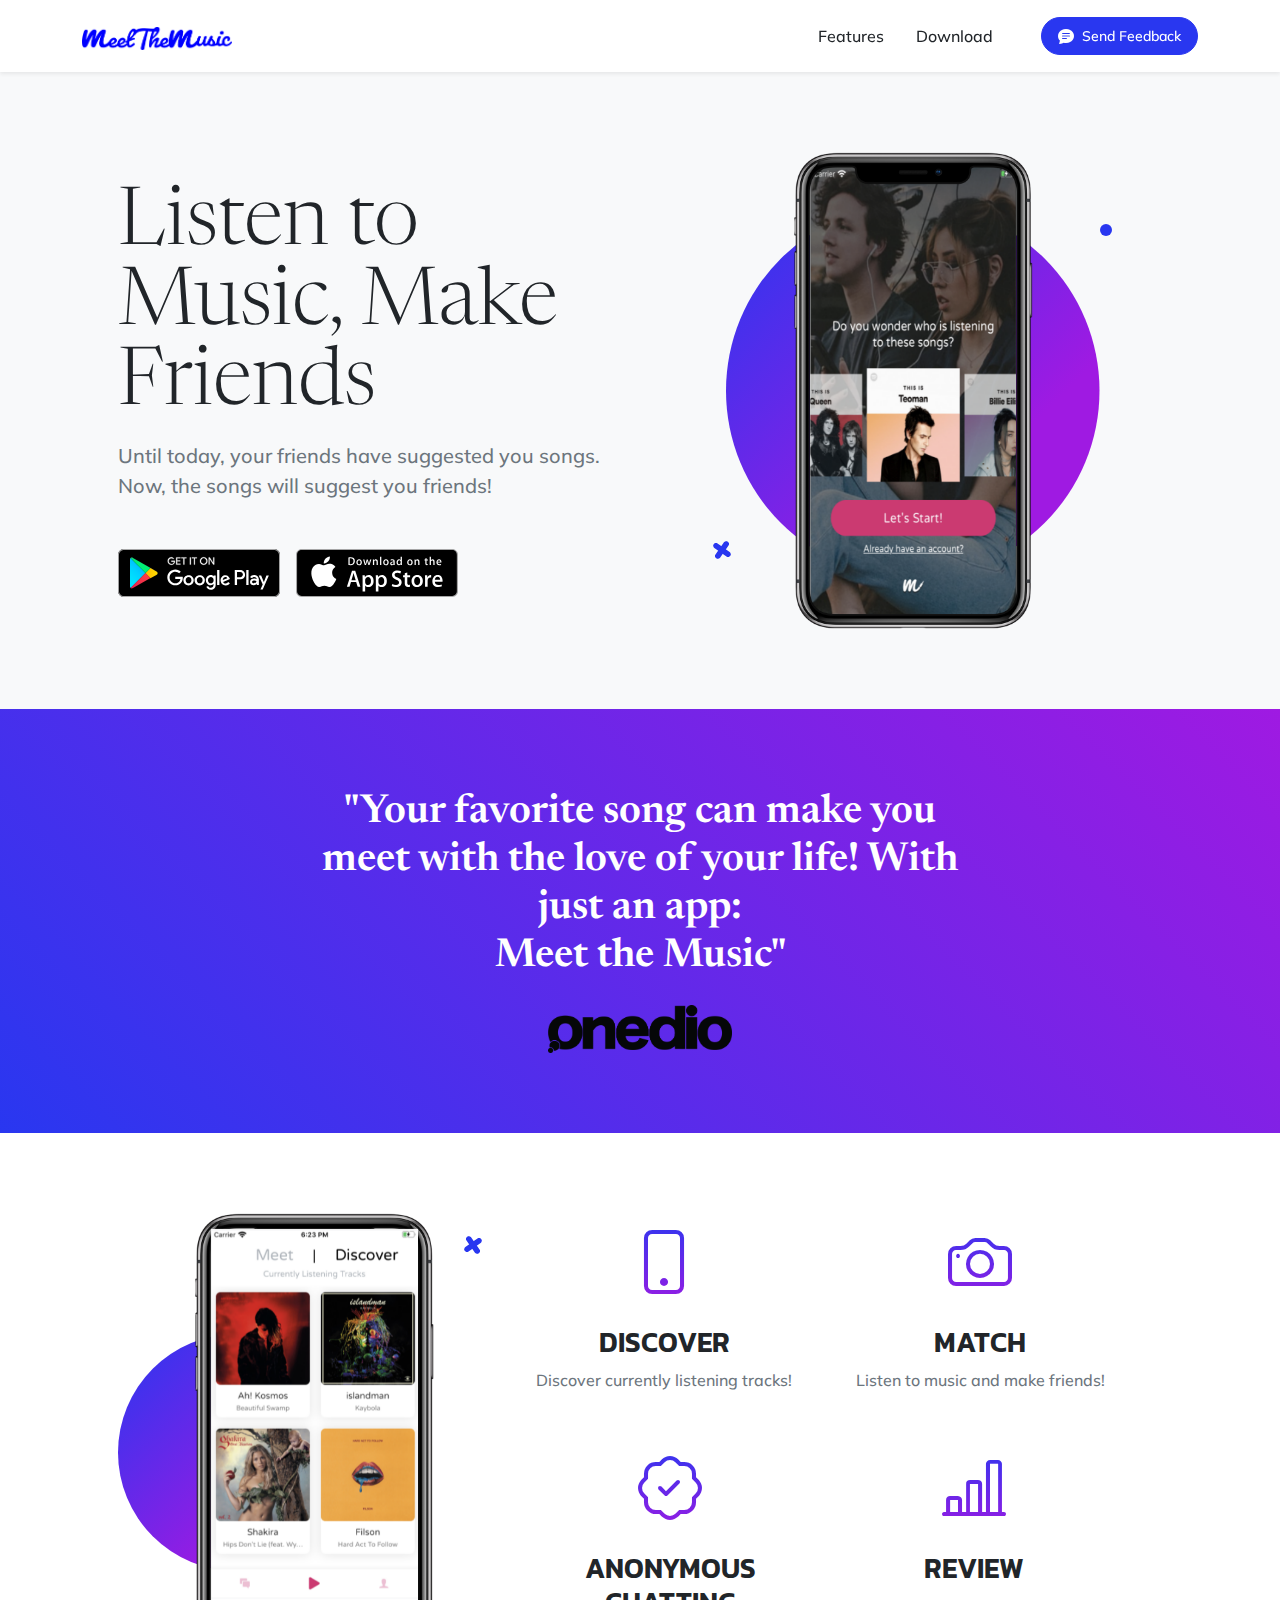
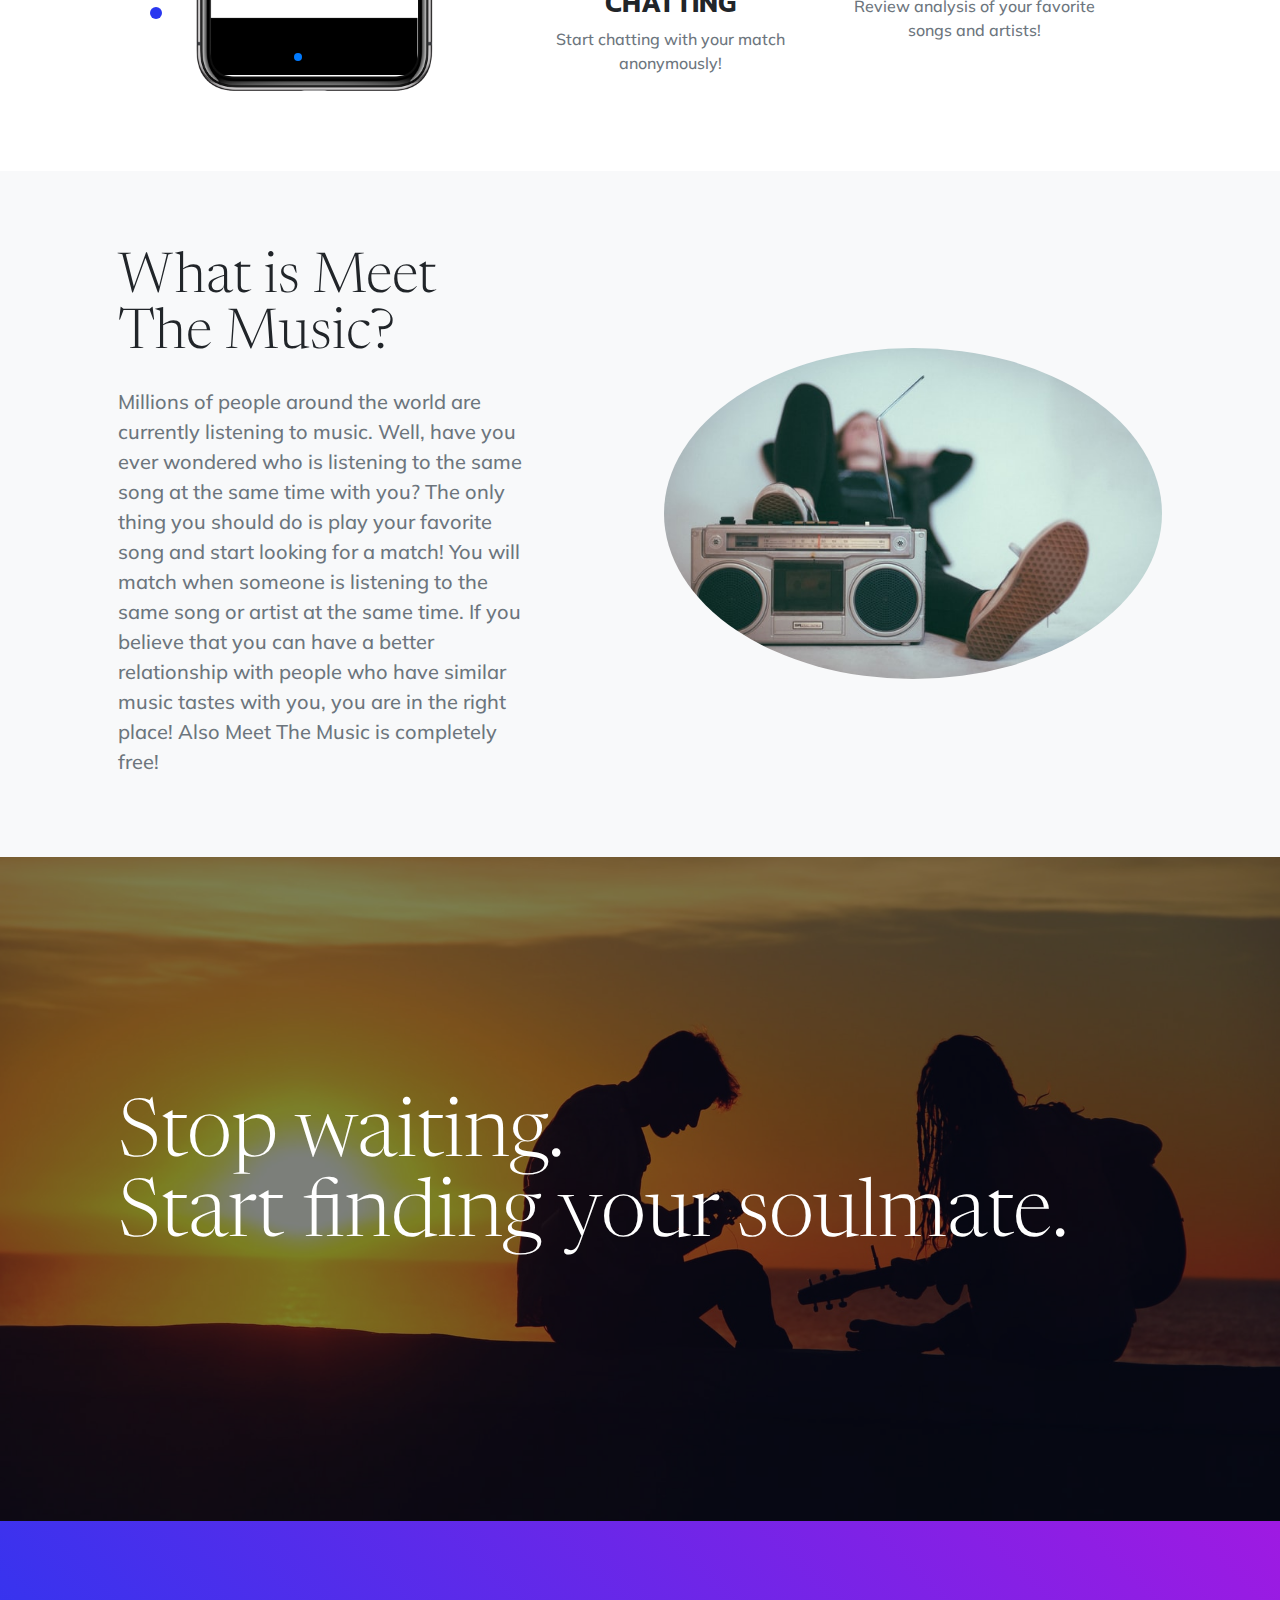
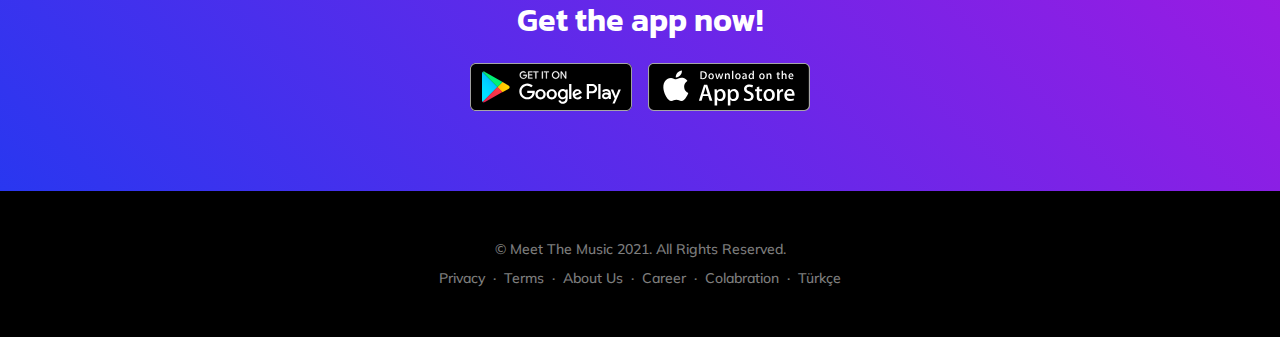
<file: index.html>
<!DOCTYPE html>
<html lang="en">
  <head>
    <meta charset="utf-8" />
    <meta name="viewport" content="width=device-width, initial-scale=1, shrink-to-fit=no" />
    <meta name="description" content="" />
    <meta name="author" content="" />
    <title>Meet The Music</title>
    <link rel="icon" type="image/x-icon" href="assets/favicon.ico" />
    <!-- Bootstrap icons-->
    <link href="https://cdn.jsdelivr.net/npm/bootstrap-icons@1.5.0/font/bootstrap-icons.css" rel="stylesheet" />
    <!-- Google fonts-->
    <link rel="preconnect" href="https://fonts.gstatic.com" />
    <link href="https://fonts.googleapis.com/css2?family=Newsreader:ital,wght@0,600;1,600&amp;display=swap" rel="stylesheet" />
    <link href="https://fonts.googleapis.com/css2?family=Mulish:ital,wght@0,300;0,500;0,600;0,700;1,300;1,500;1,600;1,700&amp;display=swap" rel="stylesheet" />
    <link href="https://fonts.googleapis.com/css2?family=Kanit:ital,wght@0,400;1,400&amp;display=swap" rel="stylesheet" />
    <!-- Core theme CSS (includes Bootstrap)-->
    <link href="css/styles.css" rel="stylesheet" />
    <link href="css/manual.css" rel="stylesheet" />
    <!-- Swiper.js  -->
    <link rel="stylesheet" href="https://unpkg.com/swiper/swiper-bundle.min.css" />
  </head>
  <body id="page-top">
    <!-- Navigation-->
    <nav class="navbar navbar-expand-lg navbar-light fixed-top shadow-sm" id="mainNav">
      <div class="container">
        <a class="navbar-brand fw-bold" href="#page-top">
          <img src="./assets/img/mtm.png" alt="MTM Logo" id="mtm-logo" class="img-fluid" />
        </a>
        <button
          class="navbar-toggler"
          type="button"
          data-bs-toggle="collapse"
          data-bs-target="#navbarResponsive"
          aria-controls="navbarResponsive"
          aria-expanded="false"
          aria-label="Toggle navigation"
        >
          Menu
          <i class="bi-list"></i>
        </button>
        <div class="collapse navbar-collapse" id="navbarResponsive">
          <ul class="navbar-nav ms-auto me-4 my-3 my-lg-0">
            <li class="nav-item"><a class="nav-link me-lg-3" href="#features">Features</a></li>
            <li class="nav-item"><a class="nav-link me-lg-3" href="#download">Download</a></li>
          </ul>
          <button class="btn btn-primary rounded-pill px-3 mb-2 mb-lg-0" data-bs-toggle="modal" data-bs-target="#feedbackModal">
            <span class="d-flex align-items-center">
              <i class="bi-chat-text-fill me-2"></i>
              <span class="small">Send Feedback</span>
            </span>
          </button>
        </div>
      </div>
    </nav>
    <!-- Mashead header-->
    <header class="masthead">
      <div class="container px-5">
        <div class="row gx-5 align-items-center">
          <div class="col-lg-6">
            <!-- Mashead text and app badges-->
            <div class="mb-5 mb-lg-0 text-center text-lg-start">
              <h1 class="display-1 lh-1 mb-3">Listen to Music, Make Friends</h1>
              <p class="lead fw-normal text-muted mb-5">Until today, your friends have suggested you songs. Now, the songs will suggest you friends!</p>
              <div class="d-flex flex-column flex-lg-row align-items-center">
                <a class="me-lg-3 mb-4 mb-lg-0" href="https://play.google.com/store/apps/details?id=com.meetthemusicapp"
                  ><img class="app-badge" src="assets/img/google-play-badge.svg" alt="..."
                /></a>
                <a href="https://apps.apple.com/us/app/mtm-m%C3%BCzik-ve-arkada%C5%9Fl%C4%B1k/id1488672111?ls=1"
                  ><img class="app-badge" src="assets/img/app-store-badge.svg" alt="..."
                /></a>
              </div>
            </div>
          </div>
          <div class="col-lg-6">
            <!-- Masthead device mockup feature-->
            <div class="masthead-device-mockup">
              <svg class="circle" viewBox="0 0 100 100" xmlns="http://www.w3.org/2000/svg">
                <defs>
                  <linearGradient id="circleGradient" gradientTransform="rotate(45)">
                    <stop class="gradient-start-color" offset="0%"></stop>
                    <stop class="gradient-end-color" offset="100%"></stop>
                  </linearGradient>
                </defs>
                <circle cx="50" cy="50" r="50"></circle></svg
              ><svg class="shape-1 d-none d-sm-block" viewBox="0 0 240.83 240.83" xmlns="http://www.w3.org/2000/svg">
                <rect x="-32.54" y="78.39" width="305.92" height="84.05" rx="42.03" transform="translate(120.42 -49.88) rotate(45)"></rect>
                <rect x="-32.54" y="78.39" width="305.92" height="84.05" rx="42.03" transform="translate(-49.88 120.42) rotate(-45)"></rect></svg
              ><svg class="shape-2 d-none d-sm-block" viewBox="0 0 100 100" xmlns="http://www.w3.org/2000/svg"><circle cx="50" cy="50" r="50"></circle></svg>
              <div class="device-wrapper">
                <div class="device" data-device="iPhoneX" data-orientation="portrait" data-color="black">
                  <div class="screen bg-black">
                    <!-- PUT CONTENTS HERE:-->
                    <!-- * * This can be a video, image, or just about anything else.-->

                    <img src="./assets/img/a11.png" style="max-width: 100%; height: 100%" />
                  </div>
                </div>
              </div>
            </div>
          </div>
        </div>
      </div>
    </header>
    <!-- Quote/testimonial aside-->
    <aside class="text-center bg-gradient-primary-to-secondary">
      <div class="container px-5">
        <div class="row gx-5 justify-content-center">
          <div class="col-xl-8">
            <div class="h2 fs-1 text-white mb-4">
              "Your favorite song can make you meet with the love of your life! With just an app: <br />
              Meet the Music"
            </div>
            <img src="assets/img/onedio2.png" alt="..." style="height: 3rem" />
          </div>
        </div>
      </div>
    </aside>
    <!-- App features section-->
    <section id="features">
      <div class="container px-5">
        <div class="row gx-5 align-items-center">
          <div class="col-lg-8 order-lg-1 mb-5 mb-lg-0">
            <div class="container-fluid px-5">
              <div class="row gx-5">
                <div class="col-md-6 mb-5">
                  <!-- Feature item-->
                  <div class="text-center">
                    <i class="bi-phone icon-feature text-gradient d-block mb-3"></i>
                    <h3 class="font-alt">DISCOVER</h3>
                    <p class="text-muted mb-0">Discover currently listening tracks!</p>
                  </div>
                </div>
                <div class="col-md-6 mb-5">
                  <!-- Feature item-->
                  <div class="text-center">
                    <i class="bi-camera icon-feature text-gradient d-block mb-3"></i>
                    <h3 class="font-alt">MATCH</h3>
                    <p class="text-muted mb-0">Listen to music and make friends!</p>
                  </div>
                </div>
              </div>
              <div class="row">
                <div class="col-md-6 mb-5 mb-md-0">
                  <!-- Feature item-->
                  <div class="text-center">
                    <i class="bi-patch-check icon-feature text-gradient d-block mb-3"></i>
                    <h3 class="font-alt">ANONYMOUS CHATTING</h3>
                    <p class="text-muted mb-0">Start chatting with your match anonymously!</p>
                  </div>
                </div>
                <div class="col-md-6 mb-5">
                  <!-- Feature item-->
                  <div class="text-center">
                    <i class="bi-bar-chart-line icon-feature text-gradient d-block mb-3"></i>
                    <h3 class="font-alt">REVIEW</h3>
                    <p class="text-muted mb-0">Review analysis of your favorite songs and artists!</p>
                  </div>
                </div>
              </div>
            </div>
          </div>
          <div class="col-lg-4 order-lg-0">
            <!-- Features section device mockup-->
            <div class="features-device-mockup">
              <svg class="circle" viewBox="0 0 100 100" xmlns="http://www.w3.org/2000/svg">
                <defs>
                  <linearGradient id="circleGradient" gradientTransform="rotate(45)">
                    <stop class="gradient-start-color" offset="0%"></stop>
                    <stop class="gradient-end-color" offset="100%"></stop>
                  </linearGradient>
                </defs>
                <circle cx="50" cy="50" r="50"></circle></svg
              ><svg class="shape-1 d-none d-sm-block" viewBox="0 0 240.83 240.83" xmlns="http://www.w3.org/2000/svg">
                <rect x="-32.54" y="78.39" width="305.92" height="84.05" rx="42.03" transform="translate(120.42 -49.88) rotate(45)"></rect>
                <rect x="-32.54" y="78.39" width="305.92" height="84.05" rx="42.03" transform="translate(-49.88 120.42) rotate(-45)"></rect></svg
              ><svg class="shape-2 d-none d-sm-block" viewBox="0 0 100 100" xmlns="http://www.w3.org/2000/svg"><circle cx="50" cy="50" r="50"></circle></svg>
              <div class="device-wrapper">
                <div class="device" data-device="iPhoneX" data-orientation="portrait" data-color="black">
                  <div class="screen bg-black">
                    <!-- PUT CONTENTS HERE:-->
                    <!-- * * This can be a video, image, or just about anything else.-->

                    <!-- Slider main container -->
                    <div class="swiper-container mySwiper">
                      <div class="swiper-wrapper">
                        <div class="swiper-slide">
                          <img src="./assets/img/a22.png" />
                        </div>
                        <div class="swiper-slide">
                          <img src="./assets/img/a33.png" />
                        </div>
                        <div class="swiper-slide">
                          <img src="./assets/img/a44.png" />
                        </div>
                      </div>

                      <div class="swiper-pagination"></div>
                    </div>
                  </div>
                </div>
              </div>
            </div>
          </div>
        </div>
      </div>
    </section>
    <!-- Basic features section-->
    <section class="bg-light">
      <div class="container px-5">
        <div class="row gx-5 align-items-center justify-content-center justify-content-lg-between">
          <div class="col-12 col-lg-5">
            <h2 class="display-4 lh-1 mb-4">What is Meet The Music?</h2>
            <p class="lead fw-normal text-muted mb-5 mb-lg-0">
              Millions of people around the world are currently listening to music. Well, have you ever wondered who is listening to the same song at the same
              time with you? The only thing you should do is play your favorite song and start looking for a match! You will match when someone is listening to
              the same song or artist at the same time. If you believe that you can have a better relationship with people who have similar music tastes with
              you, you are in the right place! Also Meet The Music is completely free!
            </p>
          </div>
          <div class="col-sm-8 col-md-6">
            <div class="px-5 px-sm-0"><img class="img-fluid rounded-circle" src="./assets/img/eric-nopanen-8e0EHPUx3Mo-unsplash.jpg" alt="..." /></div>
          </div>
        </div>
      </div>
    </section>
    <!-- Call to action section-->
    <section class="cta">
      <div class="cta-content">
        <div class="container px-5">
          <h2 class="text-white display-1 lh-1 mb-4">
            Stop waiting.
            <br />
            Start finding your soulmate.
          </h2>
        </div>
      </div>
    </section>
    <!-- App badge section-->
    <section class="bg-gradient-primary-to-secondary" id="download">
      <div class="container px-5">
        <h2 class="text-center text-white font-alt mb-4">Get the app now!</h2>
        <div class="d-flex flex-column flex-lg-row align-items-center justify-content-center">
          <a class="me-lg-3 mb-4 mb-lg-0" href="#!"><img class="app-badge" src="assets/img/google-play-badge.svg" alt="..." /></a>
          <a href="#!"><img class="app-badge" src="assets/img/app-store-badge.svg" alt="..." /></a>
        </div>
      </div>
    </section>
    <!-- Footer-->
    <footer class="bg-black text-center py-5">
      <div class="container px-5">
        <div class="text-white-50 small">
          <div class="mb-2">&copy; Meet The Music 2021. All Rights Reserved.</div>
          <a href="https://meetthemusicapp.com/privacy.html">Privacy</a>
          <span class="mx-1">&middot;</span>
          <a href="https://meetthemusicapp.com/terms.html">Terms</a>
          <span class="mx-1">&middot;</span>
          <a href="https://www.linkedin.com/company/meetthemusicapp/">About Us</a>
          <span class="mx-1">&middot;</span>
          <a href="https://meetthemusicapp.com/career.html">Career</a>
          <span class="mx-1">&middot;</span>
          <a href="https://meetthemusicapp.com/collaboration.html">Colabration</a>
          <span class="mx-1">&middot;</span>
          <a href="./index-tr.html">Türkçe</a>
        </div>
      </div>
    </footer>
    <!-- Feedback modal-->
    <div class="modal fade" id="feedbackModal" tabindex="-1" aria-labelledby="feedbackModalLabel" aria-hidden="true">
      <div class="modal-dialog modal-dialog-centered">
        <div class="modal-content">
          <div class="modal-header bg-gradient-primary-to-secondary p-4">
            <h5 class="modal-title font-alt text-white" id="feedbackModalLabel">Send feedback</h5>
            <button class="btn-close btn-close-white" type="button" data-bs-dismiss="modal" aria-label="Close"></button>
          </div>
          <div class="modal-body border-0 p-4">
            <form>
              <div class="form-floating mb-4">
                <input class="form-control" id="inputName" type="text" placeholder="Enter your name..." />
                <label for="inputName">Name</label>
              </div>
              <div class="form-floating mb-4">
                <input class="form-control" id="inputEmail" type="email" placeholder="name@example.com" />
                <label for="inputEmail">Email address</label>
              </div>
              <div class="form-floating mb-4">
                <input class="form-control" id="inputPhone" type="tel" placeholder="(123) 456-7890" />
                <label for="inputPhone">Phone number</label>
              </div>
              <div class="form-floating mb-4">
                <textarea class="form-control" id="inputMessage" placeholder="Enter your message here..." style="height: 10rem"></textarea>
                <label for="inputMessage">Message</label>
              </div>
              <div class="d-grid"><button class="btn btn-primary rounded-pill py-3" type="submit">Submit</button></div>
            </form>
          </div>
        </div>
      </div>
    </div>
    <!-- Bootstrap core JS-->
    <script src="https://cdn.jsdelivr.net/npm/bootstrap@5.0.1/dist/js/bootstrap.bundle.min.js"></script>
    <!-- Core theme JS-->
    <script src="js/scripts.js"></script>
    <script src="https://unpkg.com/swiper/swiper-bundle.min.js"></script>
    <script>
      var swiper = new Swiper(".mySwiper", {
        spaceBetween: 30,
        effect: "fade",
        autoplay: true,
        navigation: {
          nextEl: ".swiper-button-next",
          prevEl: ".swiper-button-prev",
        },
        pagination: {
          el: ".swiper-pagination",
          clickable: true,
        },
      });
    </script>
  </body>
</html>
</file>
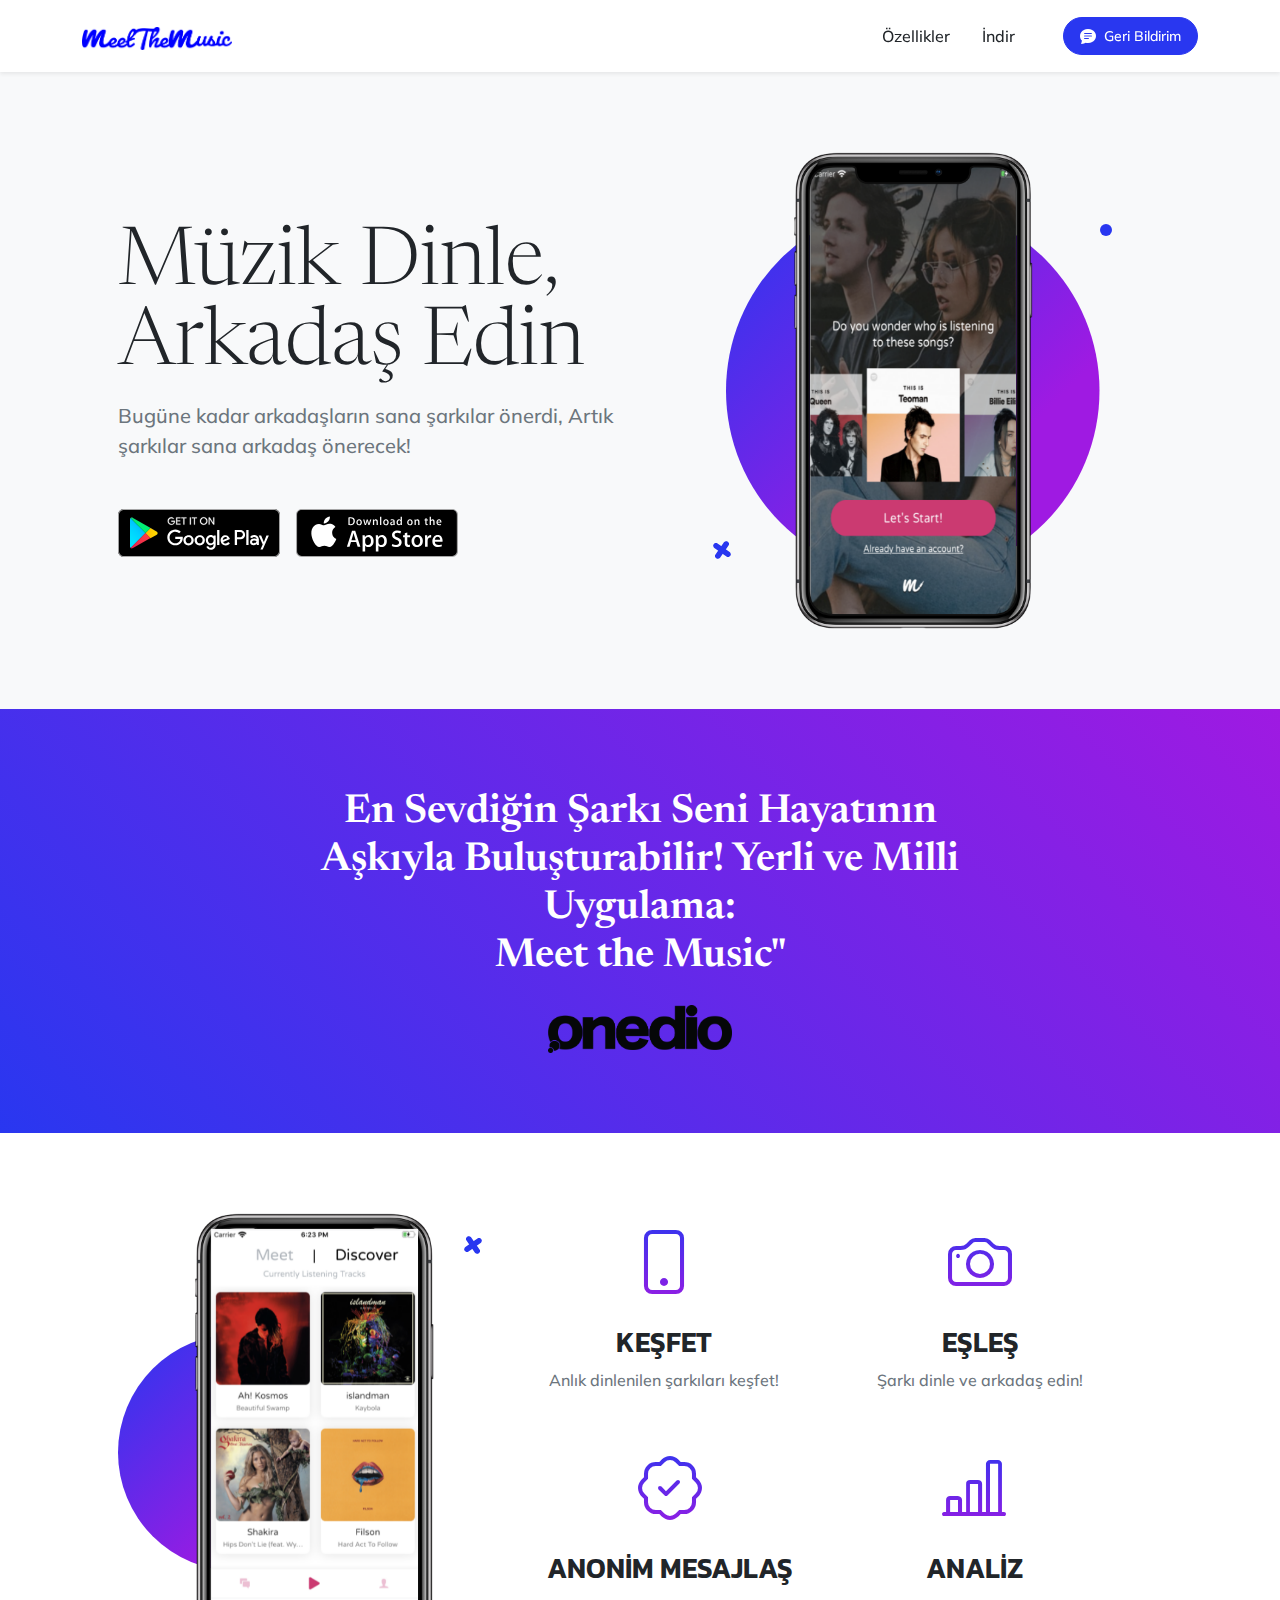
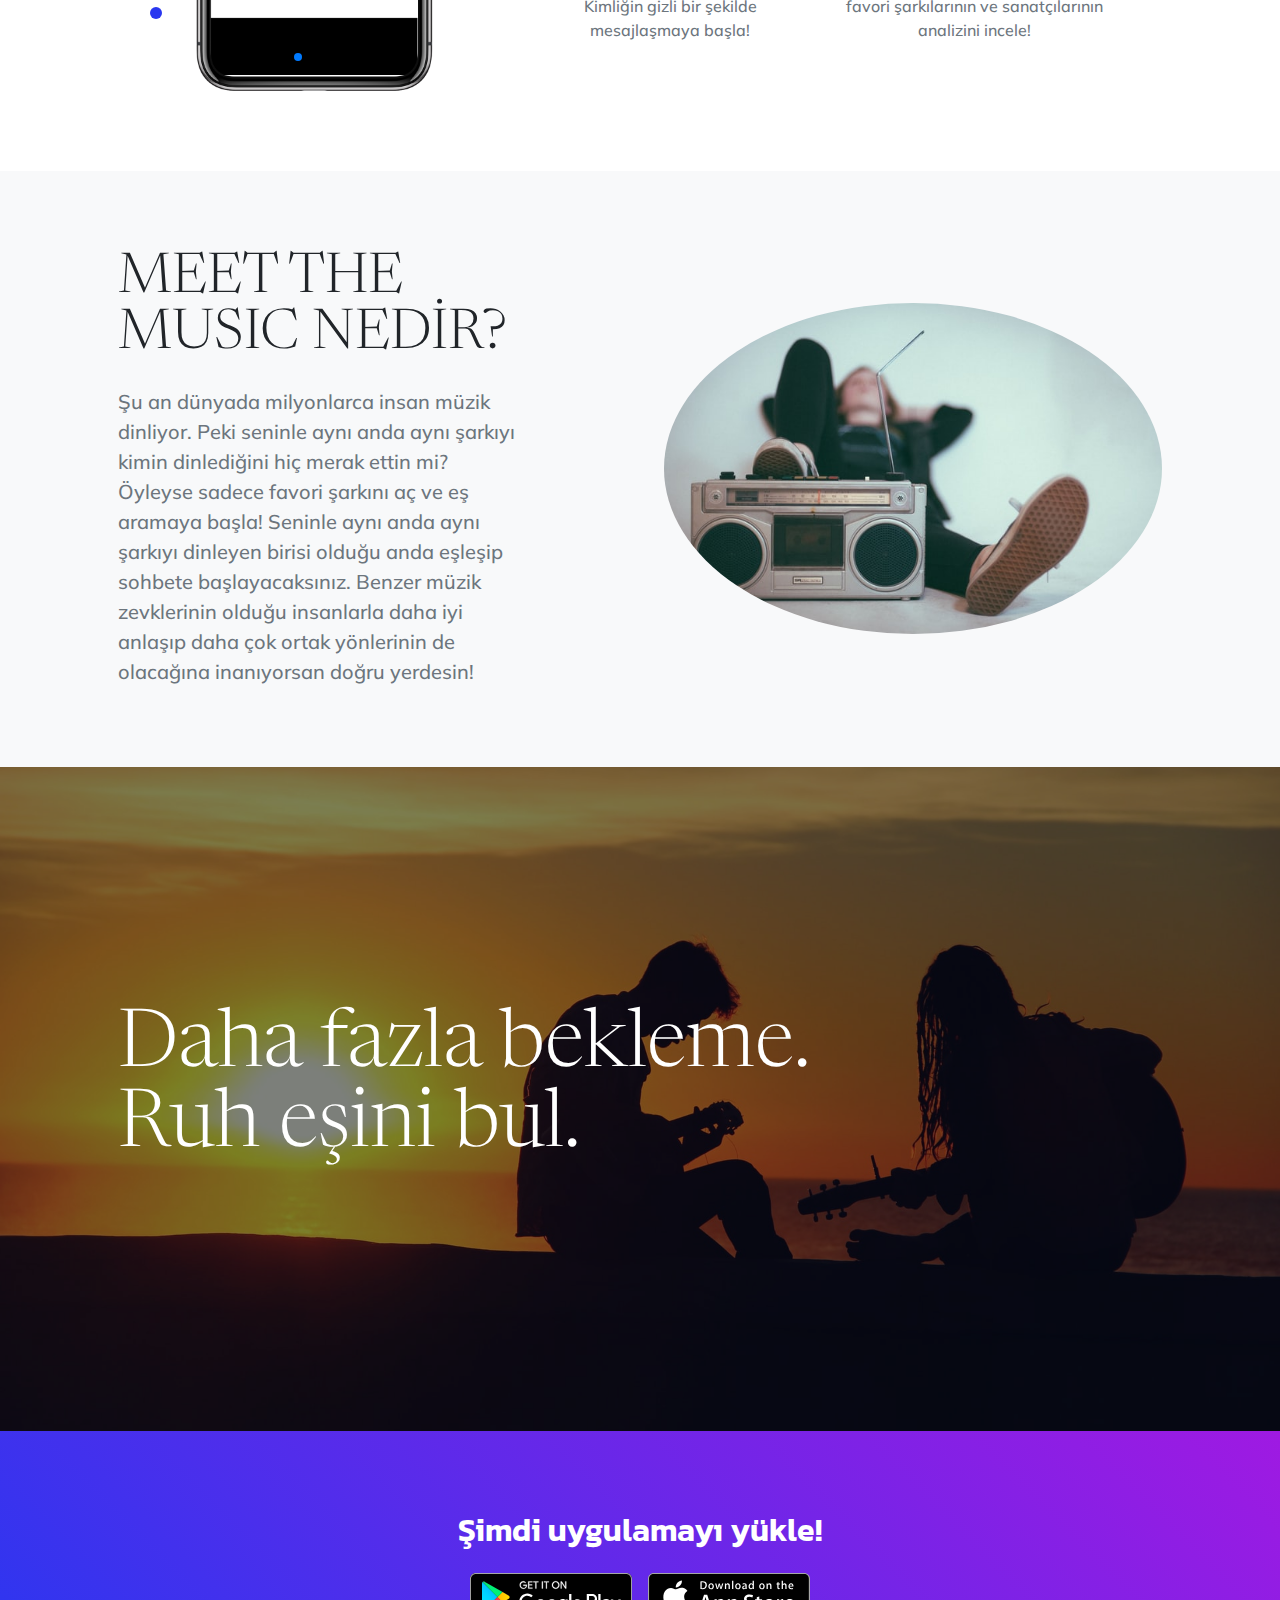
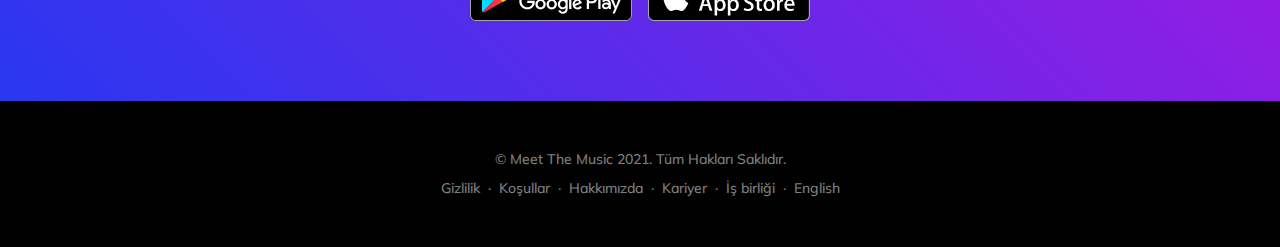
<file: index-tr.html>
<!DOCTYPE html>
<html lang="en">
  <head>
    <meta charset="utf-8" />
    <meta name="viewport" content="width=device-width, initial-scale=1, shrink-to-fit=no" />
    <meta name="description" content="" />
    <meta name="author" content="" />
    <title>Meet The Music</title>
    <link rel="icon" type="image/x-icon" href="assets/favicon.ico" />
    <!-- Bootstrap icons-->
    <link href="https://cdn.jsdelivr.net/npm/bootstrap-icons@1.5.0/font/bootstrap-icons.css" rel="stylesheet" />
    <!-- Google fonts-->
    <link rel="preconnect" href="https://fonts.gstatic.com" />
    <link href="https://fonts.googleapis.com/css2?family=Newsreader:ital,wght@0,600;1,600&amp;display=swap" rel="stylesheet" />
    <link href="https://fonts.googleapis.com/css2?family=Mulish:ital,wght@0,300;0,500;0,600;0,700;1,300;1,500;1,600;1,700&amp;display=swap" rel="stylesheet" />
    <link href="https://fonts.googleapis.com/css2?family=Kanit:ital,wght@0,400;1,400&amp;display=swap" rel="stylesheet" />
    <!-- Core theme CSS (includes Bootstrap)-->
    <link href="css/styles.css" rel="stylesheet" />
    <link href="css/manual.css" rel="stylesheet" />
    <!-- Swiper.js  -->
    <link rel="stylesheet" href="https://unpkg.com/swiper/swiper-bundle.min.css" />
  </head>
  <body id="page-top">
    <!-- Navigation-->
    <nav class="navbar navbar-expand-lg navbar-light fixed-top shadow-sm" id="mainNav">
      <div class="container">
        <a class="navbar-brand fw-bold" href="#page-top">
          <img src="./assets/img/mtm.png" alt="MTM Logo" id="mtm-logo" class="img-fluid" />
        </a>
        <button
          class="navbar-toggler"
          type="button"
          data-bs-toggle="collapse"
          data-bs-target="#navbarResponsive"
          aria-controls="navbarResponsive"
          aria-expanded="false"
          aria-label="Toggle navigation"
        >
          Menu
          <i class="bi-list"></i>
        </button>
        <div class="collapse navbar-collapse" id="navbarResponsive">
          <ul class="navbar-nav ms-auto me-4 my-3 my-lg-0">
            <li class="nav-item"><a class="nav-link me-lg-3" href="#features">Özellikler</a></li>
            <li class="nav-item"><a class="nav-link me-lg-3" href="#download">İndir</a></li>
          </ul>
          <button class="btn btn-primary rounded-pill px-3 mb-2 mb-lg-0" data-bs-toggle="modal" data-bs-target="#feedbackModal">
            <span class="d-flex align-items-center">
              <i class="bi-chat-text-fill me-2"></i>
              <span class="small">Geri Bildirim</span>
            </span>
          </button>
        </div>
      </div>
    </nav>
    <!-- Mashead header-->
    <header class="masthead">
      <div class="container px-5">
        <div class="row gx-5 align-items-center">
          <div class="col-lg-6">
            <!-- Mashead text and app badges-->
            <div class="mb-5 mb-lg-0 text-center text-lg-start">
              <h1 class="display-1 lh-1 mb-3">Müzik Dinle, Arkadaş Edin</h1>
              <p class="lead fw-normal text-muted mb-5">Bugüne kadar arkadaşların sana şarkılar önerdi, Artık şarkılar sana arkadaş önerecek!</p>
              <div class="d-flex flex-column flex-lg-row align-items-center">
                <a class="me-lg-3 mb-4 mb-lg-0" href="https://play.google.com/store/apps/details?id=com.meetthemusicapp"
                  ><img class="app-badge" src="assets/img/google-play-badge.svg" alt="..."
                /></a>
                <a href="https://apps.apple.com/us/app/mtm-m%C3%BCzik-ve-arkada%C5%9Fl%C4%B1k/id1488672111?ls=1"
                  ><img class="app-badge" src="assets/img/app-store-badge.svg" alt="..."
                /></a>
              </div>
            </div>
          </div>
          <div class="col-lg-6">
            <!-- Masthead device mockup feature-->
            <div class="masthead-device-mockup">
              <svg class="circle" viewBox="0 0 100 100" xmlns="http://www.w3.org/2000/svg">
                <defs>
                  <linearGradient id="circleGradient" gradientTransform="rotate(45)">
                    <stop class="gradient-start-color" offset="0%"></stop>
                    <stop class="gradient-end-color" offset="100%"></stop>
                  </linearGradient>
                </defs>
                <circle cx="50" cy="50" r="50"></circle></svg
              ><svg class="shape-1 d-none d-sm-block" viewBox="0 0 240.83 240.83" xmlns="http://www.w3.org/2000/svg">
                <rect x="-32.54" y="78.39" width="305.92" height="84.05" rx="42.03" transform="translate(120.42 -49.88) rotate(45)"></rect>
                <rect x="-32.54" y="78.39" width="305.92" height="84.05" rx="42.03" transform="translate(-49.88 120.42) rotate(-45)"></rect></svg
              ><svg class="shape-2 d-none d-sm-block" viewBox="0 0 100 100" xmlns="http://www.w3.org/2000/svg"><circle cx="50" cy="50" r="50"></circle></svg>
              <div class="device-wrapper">
                <div class="device" data-device="iPhoneX" data-orientation="portrait" data-color="black">
                  <div class="screen bg-black">
                    <!-- PUT CONTENTS HERE:-->
                    <!-- * * This can be a video, image, or just about anything else.-->

                    <img src="./assets/img/a11.png" style="max-width: 100%; height: 100%" />
                  </div>
                </div>
              </div>
            </div>
          </div>
        </div>
      </div>
    </header>
    <!-- Quote/testimonial aside-->
    <aside class="text-center bg-gradient-primary-to-secondary">
      <div class="container px-5">
        <div class="row gx-5 justify-content-center">
          <div class="col-xl-8">
            <div class="h2 fs-1 text-white mb-4">
              En Sevdiğin Şarkı Seni Hayatının Aşkıyla Buluşturabilir! Yerli ve Milli Uygulama: <br />
              Meet the Music"
            </div>
            <img src="assets/img/onedio2.png" alt="..." style="height: 3rem" />
          </div>
        </div>
      </div>
    </aside>
    <!-- App features section-->
    <section id="features">
      <div class="container px-5">
        <div class="row gx-5 align-items-center">
          <div class="col-lg-8 order-lg-1 mb-5 mb-lg-0">
            <div class="container-fluid px-5">
              <div class="row gx-5">
                <div class="col-md-6 mb-5">
                  <!-- Feature item-->
                  <div class="text-center">
                    <i class="bi-phone icon-feature text-gradient d-block mb-3"></i>
                    <h3 class="font-alt">KEŞFET</h3>
                    <p class="text-muted mb-0">Anlık dinlenilen şarkıları keşfet!</p>
                  </div>
                </div>
                <div class="col-md-6 mb-5">
                  <!-- Feature item-->
                  <div class="text-center">
                    <i class="bi-camera icon-feature text-gradient d-block mb-3"></i>
                    <h3 class="font-alt">EŞLEŞ</h3>
                    <p class="text-muted mb-0">Şarkı dinle ve arkadaş edin!</p>
                  </div>
                </div>
              </div>
              <div class="row">
                <div class="col-md-6 mb-5 mb-md-0">
                  <!-- Feature item-->
                  <div class="text-center">
                    <i class="bi-patch-check icon-feature text-gradient d-block mb-3"></i>
                    <h3 class="font-alt">ANONİM MESAJLAŞ</h3>
                    <p class="text-muted mb-0">Kimliğin gizli bir şekilde mesajlaşmaya başla!</p>
                  </div>
                </div>
                <div class="col-md-6 mb-5">
                  <!-- Feature item-->
                  <div class="text-center">
                    <i class="bi-bar-chart-line icon-feature text-gradient d-block mb-3"></i>
                    <h3 class="font-alt">ANALİZ</h3>
                    <p class="text-muted mb-0">favori şarkılarının ve sanatçılarının analizini incele!</p>
                  </div>
                </div>
              </div>
            </div>
          </div>
          <div class="col-lg-4 order-lg-0">
            <!-- Features section device mockup-->
            <div class="features-device-mockup">
              <svg class="circle" viewBox="0 0 100 100" xmlns="http://www.w3.org/2000/svg">
                <defs>
                  <linearGradient id="circleGradient" gradientTransform="rotate(45)">
                    <stop class="gradient-start-color" offset="0%"></stop>
                    <stop class="gradient-end-color" offset="100%"></stop>
                  </linearGradient>
                </defs>
                <circle cx="50" cy="50" r="50"></circle></svg
              ><svg class="shape-1 d-none d-sm-block" viewBox="0 0 240.83 240.83" xmlns="http://www.w3.org/2000/svg">
                <rect x="-32.54" y="78.39" width="305.92" height="84.05" rx="42.03" transform="translate(120.42 -49.88) rotate(45)"></rect>
                <rect x="-32.54" y="78.39" width="305.92" height="84.05" rx="42.03" transform="translate(-49.88 120.42) rotate(-45)"></rect></svg
              ><svg class="shape-2 d-none d-sm-block" viewBox="0 0 100 100" xmlns="http://www.w3.org/2000/svg"><circle cx="50" cy="50" r="50"></circle></svg>
              <div class="device-wrapper">
                <div class="device" data-device="iPhoneX" data-orientation="portrait" data-color="black">
                  <div class="screen bg-black">
                    <!-- PUT CONTENTS HERE:-->
                    <!-- * * This can be a video, image, or just about anything else.-->

                    <!-- Slider main container -->
                    <div class="swiper-container mySwiper">
                      <div class="swiper-wrapper">
                        <div class="swiper-slide">
                          <img src="./assets/img/a22.png" />
                        </div>
                        <div class="swiper-slide">
                          <img src="./assets/img/a33.png" />
                        </div>
                        <div class="swiper-slide">
                          <img src="./assets/img/a44.png" />
                        </div>
                      </div>

                      <div class="swiper-pagination"></div>
                    </div>
                  </div>
                </div>
              </div>
            </div>
          </div>
        </div>
      </div>
    </section>
    <!-- Basic features section-->
    <section class="bg-light">
      <div class="container px-5">
        <div class="row gx-5 align-items-center justify-content-center justify-content-lg-between">
          <div class="col-12 col-lg-5">
            <h2 class="display-4 lh-1 mb-4">MEET THE MUSIC NEDİR?</h2>
            <p class="lead fw-normal text-muted mb-5 mb-lg-0">
              Şu an dünyada milyonlarca insan müzik dinliyor. Peki seninle aynı anda aynı şarkıyı kimin dinlediğini hiç merak ettin mi? Öyleyse sadece favori
              şarkını aç ve eş aramaya başla! Seninle aynı anda aynı şarkıyı dinleyen birisi olduğu anda eşleşip sohbete başlayacaksınız. Benzer müzik
              zevklerinin olduğu insanlarla daha iyi anlaşıp daha çok ortak yönlerinin de olacağına inanıyorsan doğru yerdesin!
            </p>
          </div>
          <div class="col-sm-8 col-md-6">
            <div class="px-5 px-sm-0"><img class="img-fluid rounded-circle" src="./assets/img/eric-nopanen-8e0EHPUx3Mo-unsplash.jpg" alt="..." /></div>
          </div>
        </div>
      </div>
    </section>
    <!-- Call to action section-->
    <section class="cta">
      <div class="cta-content">
        <div class="container px-5">
          <h2 class="text-white display-1 lh-1 mb-4">
            Daha fazla bekleme.
            <br />
            Ruh eşini bul.
          </h2>
        </div>
      </div>
    </section>
    <!-- App badge section-->
    <section class="bg-gradient-primary-to-secondary" id="download">
      <div class="container px-5">
        <h2 class="text-center text-white font-alt mb-4">Şimdi uygulamayı yükle!</h2>
        <div class="d-flex flex-column flex-lg-row align-items-center justify-content-center">
          <a class="me-lg-3 mb-4 mb-lg-0" href="#!"><img class="app-badge" src="assets/img/google-play-badge.svg" alt="..." /></a>
          <a href="#!"><img class="app-badge" src="assets/img/app-store-badge.svg" alt="..." /></a>
        </div>
      </div>
    </section>
    <!-- Footer-->
    <footer class="bg-black text-center py-5">
      <div class="container px-5">
        <div class="text-white-50 small">
          <div class="mb-2">&copy; Meet The Music 2021. Tüm Hakları Saklıdır.</div>
          <a href="https://meetthemusicapp.com/privacy.html">Gizlilik</a>
          <span class="mx-1">&middot;</span>
          <a href="https://meetthemusicapp.com/terms.html">Koşullar</a>
          <span class="mx-1">&middot;</span>
          <a href="https://www.linkedin.com/company/meetthemusicapp/">Hakkımızda</a>
          <span class="mx-1">&middot;</span>
          <a href="https://meetthemusicapp.com/career.html">Kariyer</a>
          <span class="mx-1">&middot;</span>
          <a href="https://meetthemusicapp.com/collaboration.html">İş birliği</a>
          <span class="mx-1">&middot;</span>
          <a href="./index.html">English</a>
        </div>
      </div>
    </footer>
    <!-- Feedback modal-->
    <div class="modal fade" id="feedbackModal" tabindex="-1" aria-labelledby="feedbackModalLabel" aria-hidden="true">
      <div class="modal-dialog modal-dialog-centered">
        <div class="modal-content">
          <div class="modal-header bg-gradient-primary-to-secondary p-4">
            <h5 class="modal-title font-alt text-white" id="feedbackModalLabel">Send feedback</h5>
            <button class="btn-close btn-close-white" type="button" data-bs-dismiss="modal" aria-label="Close"></button>
          </div>
          <div class="modal-body border-0 p-4">
            <form>
              <div class="form-floating mb-4">
                <input class="form-control" id="inputName" type="text" placeholder="Enter your name..." />
                <label for="inputName">Name</label>
              </div>
              <div class="form-floating mb-4">
                <input class="form-control" id="inputEmail" type="email" placeholder="name@example.com" />
                <label for="inputEmail">Email address</label>
              </div>
              <div class="form-floating mb-4">
                <input class="form-control" id="inputPhone" type="tel" placeholder="(123) 456-7890" />
                <label for="inputPhone">Phone number</label>
              </div>
              <div class="form-floating mb-4">
                <textarea class="form-control" id="inputMessage" placeholder="Enter your message here..." style="height: 10rem"></textarea>
                <label for="inputMessage">Message</label>
              </div>
              <div class="d-grid"><button class="btn btn-primary rounded-pill py-3" type="submit">Submit</button></div>
            </form>
          </div>
        </div>
      </div>
    </div>
    <!-- Bootstrap core JS-->
    <script src="https://cdn.jsdelivr.net/npm/bootstrap@5.0.1/dist/js/bootstrap.bundle.min.js"></script>
    <!-- Core theme JS-->
    <script src="js/scripts.js"></script>
    <script src="https://unpkg.com/swiper/swiper-bundle.min.js"></script>
    <script>
      var swiper = new Swiper(".mySwiper", {
        spaceBetween: 30,
        effect: "fade",
        autoplay: true,
        navigation: {
          nextEl: ".swiper-button-next",
          prevEl: ".swiper-button-prev",
        },
        pagination: {
          el: ".swiper-pagination",
          clickable: true,
        },
      });
    </script>
  </body>
</html>
</file>
<file: css/manual.css>
#mtm-logo {
  max-width: 150px;
}

.navbar > .container,
.navbar > .container-fluid,
.navbar > .container-sm,
.navbar > .container-md,
.navbar > .container-lg,
.navbar > .container-xl,
.navbar > .container-xxl {
  flex-wrap: nowrap !important;
}

.swiper-container {
  width: 100%;
  height: 100%;
}

.swiper-slide {
  text-align: center;
  font-size: 18px;
  background: transparent;

  /* Center slide text vertically */
  display: -webkit-box;
  display: -ms-flexbox;
  display: -webkit-flex;
  display: flex;
  -webkit-box-pack: center;
  -ms-flex-pack: center;
  -webkit-justify-content: center;
  justify-content: center;
  -webkit-box-align: center;
  -ms-flex-align: center;
  -webkit-align-items: center;
  align-items: center;
}

.swiper-slide img {
  display: block;
  max-width: 100%;
  max-height: 100%;
  object-fit: cover;
}
</file>
